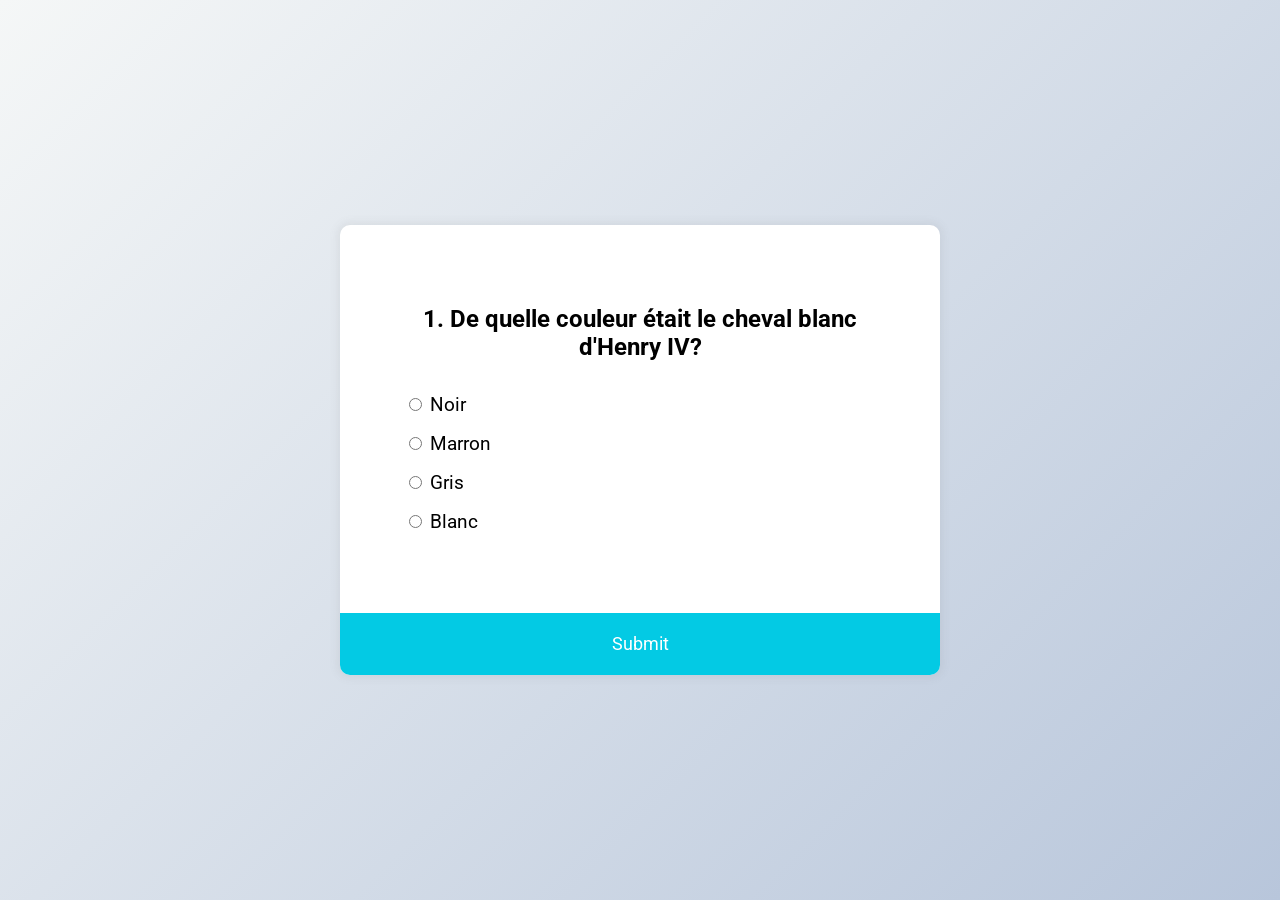
<file: Nurserie/index.html>
<!DOCTYPE html>
<html lang="en">

<head>
    <meta charset="UTF-8" />
    <meta http-equiv="X-UA-Compatible" content="IE=edge" />
    <meta name="viewport" content="width=device-width, initial-scale=1.0" />
    <link rel="stylesheet" href="style.css" />
    <link href="https://fonts.googleapis.com/css2?family=Roboto:wght@300&display=swap" rel="stylesheet"> 
    <title>Document</title>
</head>

<body>
    <div class="quiz-container" id="quiz">
        <div class="quiz-hearder">
            <h2 id="question">Question Text</h2>
            <ul>
                <li>
                    <input type="radio" name="answer" id="a" class="answer" />
                    <label for="a" id="a_text">Answer</label>
                </li>
                <li>
                    <input type="radio" name="answer" id="b" class="answer" />
                    <label for="b" id="b_text">Answer</label>
                </li>
                <li>
                    <input type="radio" name="answer" id="c" class="answer" />
                    <label for="c" id="c_text">Answer</label>
                </li>
                <li>
                    <input type="radio" name="answer" id="d" class="answer" />
                    <label for="d" id="d_text">Answer</label>
                </li>
            </ul>
        </div>
        <button id="submit">Submit</button>
    </div>


    <script src="script.js"></script>
</body>

</html>
</file>
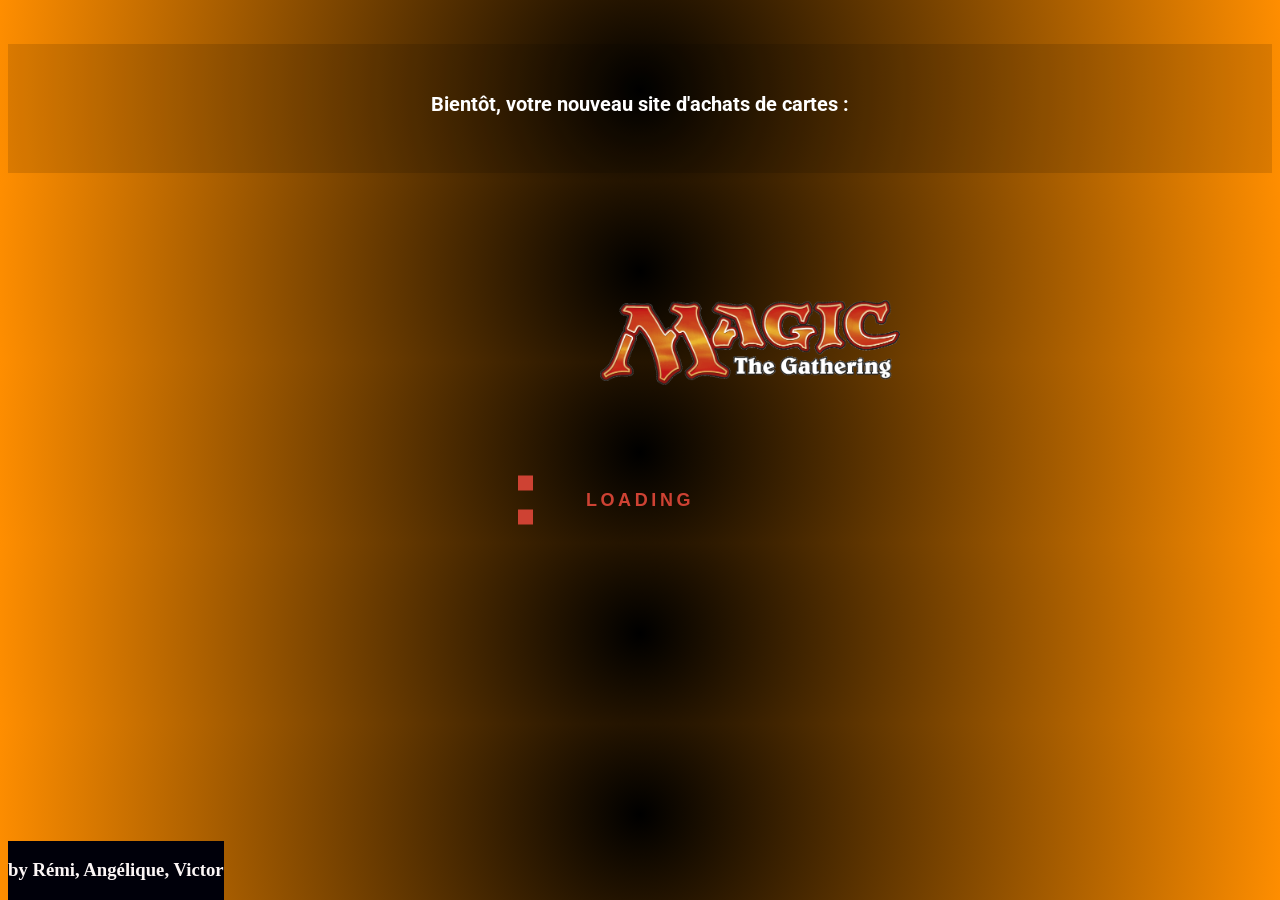
<file: Nurserie/VICTOR LE OUF/PROJET PERSO/index.html>
<!DOCTYPE html>
<html lang="fr">
  <head>
    <meta charset="UTF-8" />
    <meta http-equiv="X-UA-Compatible" content="IE=edge" />
    <meta name="viewport" content="width=device-width, initial-scale=1.0" />
    <title>Document</title>
    <link rel="stylesheet" href="style.css" />
    <link rel="preconnect" href="https://fonts.googleapis.com" />
    <link rel="preconnect" href="https://fonts.gstatic.com" crossorigin />
    <link
      href="https://fonts.googleapis.com/css2?family=Bebas+Neue&family=Changa+One&family=Roboto:wght@100;400&display=swap"
      rel="stylesheet"/>
  </head>

  <br /><br />
  <header>
    <h2>
      <br /><br />
      Bientôt, votre nouveau site d'achats de cartes :
    </h2>
    <br />
    <br />
    <br />
  </header>

  <body>
    <!--   <img class="fond1" src="Images/Ugin-the-spirit-dragon.webp" alt="ceci est le fond d'écran Ugin"/>-->
    <div class="cssload-loader">Loading</div>

    <div id="bloc1">
      <img class="fond2" src="Images/PikPng.com_mtg-png_3428032.png" />
    </div>

    <div id="target">
      <!--
           <img class="coeur" src="Images/—Pngtree—red heart beautiful png design_6049049 (1).png" width="100">

       -->
    </div>

    <footer>
      <h3>by Rémi, Angélique, Victor</h3>
    </footer>
  </body>
</html>
</file>
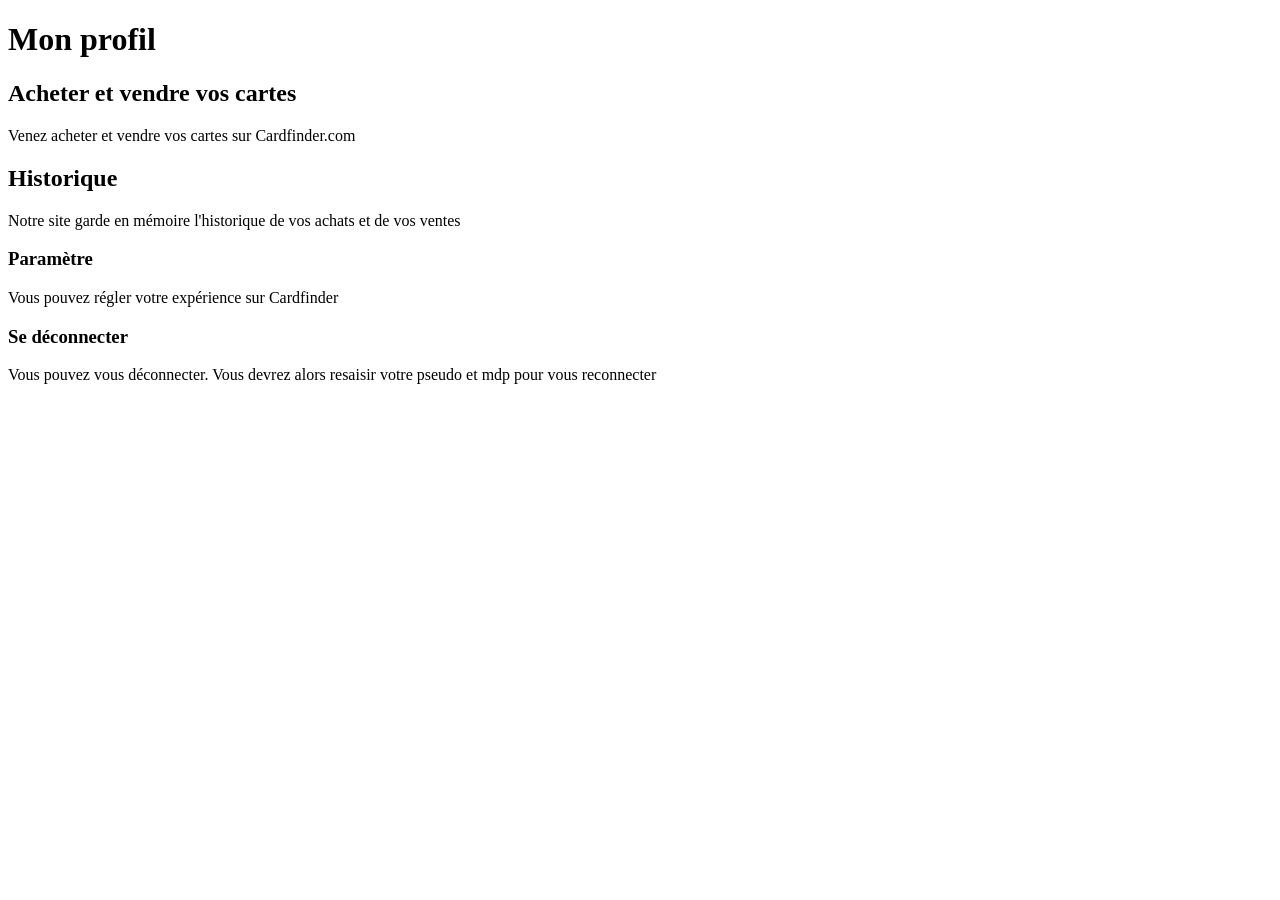
<file: Nurserie/Exemple Text HTML.html>
<!DOCTYPE html>
<html lang="fr">
<head>
    <meta charset="UTF-8">
    <meta http-equiv="X-UA-Compatible" content="IE=edge">
    <meta name="viewport" content="width=device-width, initial-scale=1.0">
    <title>cardfinder</title>
</head>
<body>
<h1>Mon profil</h1>
<h2>Acheter et vendre vos cartes</h2>
<p>Venez acheter et vendre vos cartes sur Cardfinder.com</p>
<h2>Historique</h2>
<p>Notre site garde en mémoire l'historique de vos achats et de vos ventes</p>
<h3>Paramètre</h3>
<p>Vous pouvez régler votre expérience sur Cardfinder</p>
<h3>Se déconnecter</h3>
<p>Vous pouvez vous déconnecter. Vous devrez alors resaisir votre pseudo et mdp pour vous reconnecter</p>    
</body>
</html>
</file>
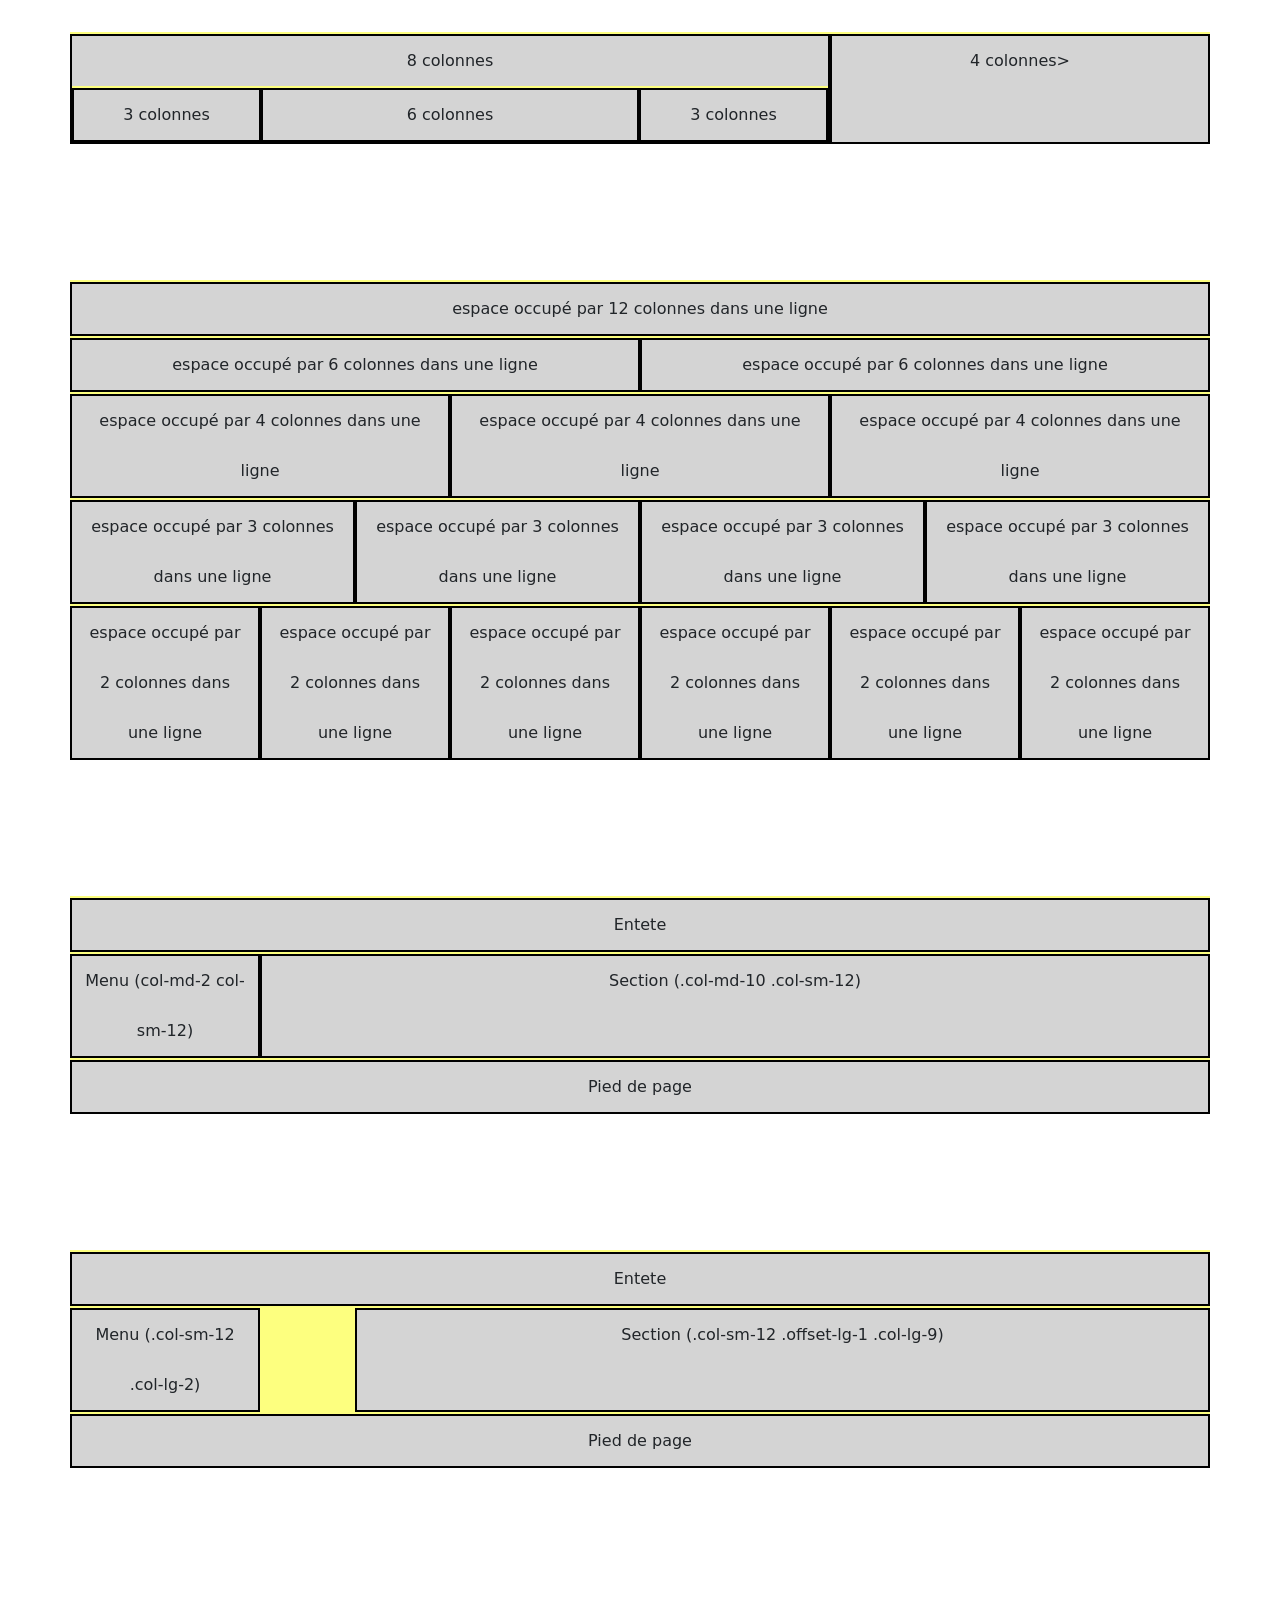
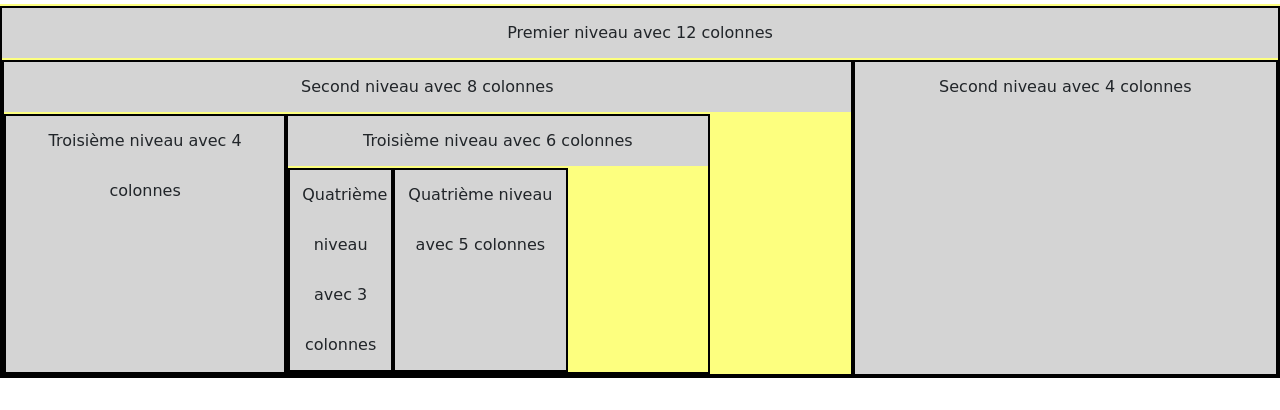
<file: Nurserie/exo bootstrap.html>
<!DOCTYPE html>
<html lang="en">
<head>
    <meta charset="UTF-8">
    <meta http-equiv="X-UA-Compatible" content="IE=edge">
    <meta name="viewport" content="width=device-width, initial-scale=1.0">
    <title>Document</title>
    <link href="https://cdn.jsdelivr.net/npm/bootstrap@5.3.0-alpha3/dist/css/bootstrap.min.css" rel="stylesheet" integrity="sha384-KK94CHFLLe+nY2dmCWGMq91rCGa5gtU4mk92HdvYe+M/SXH301p5ILy+dN9+nJOZ" crossorigin="anonymous">
    <link rel="stylesheet" href="style_bootstrap.css">
</head>
<body>

    <div class="container">
        <div class="row">
            <div class="col-8">8 colonnes
                <div class="row">
                    <div class="col-3">3 colonnes</div>
                    <div class="col-6">6 colonnes</div>
                    <div class="col-3">3 colonnes</div>
                </div>
            </div>
            <div class="col-4">4 colonnes></div>
        </div>
    </div>

    <br><br><br>

    <div class="container">
        <div class="row">
            <div class="col-12">espace occupé par 12 colonnes dans une ligne</div>
        </div>
        <div class="row">    
            <div class="col-6">espace occupé par 6 colonnes dans une ligne</div>
            <div class="col-6">espace occupé par 6 colonnes dans une ligne</div>
        </div>
        <div class="row">
            <div class="col-4">espace occupé par 4 colonnes dans une ligne</div>
            <div class="col-4">espace occupé par 4 colonnes dans une ligne</div>
            <div class="col-4">espace occupé par 4 colonnes dans une ligne</div>
        </div>
        <div class="row">
            <div class="col-3">espace occupé par 3 colonnes dans une ligne</div>
            <div class="col-3">espace occupé par 3 colonnes dans une ligne</div>
            <div class="col-3">espace occupé par 3 colonnes dans une ligne</div>
            <div class="col-3">espace occupé par 3 colonnes dans une ligne</div>
        </div>
        <div class="row">
            <div class="col-2">espace occupé par 2 colonnes dans une ligne</div>
            <div class="col-2">espace occupé par 2 colonnes dans une ligne</div>
            <div class="col-2">espace occupé par 2 colonnes dans une ligne</div>
            <div class="col-2">espace occupé par 2 colonnes dans une ligne</div>
            <div class="col-2">espace occupé par 2 colonnes dans une ligne</div>
            <div class="col-2">espace occupé par 2 colonnes dans une ligne</div>
        </div>
    </div>

    <br><br><br>

    <div class="container">
        <div class="row">
            <div class="col-12">Entete</div>
        </div>
        <div class="row">
            <div class="col-md-2 col-sm-12">Menu (col-md-2 col-sm-12)</div>
            <div class="col-md-10 col-sm-12">Section (.col-md-10 .col-sm-12)</div>
        </div>
        <div class="row">
            <div class="col-12">Pied de page</div>
        </div>
    </div>

    <br><br><br>

    <div class="container">
        <div class="row">
            <div class="col-12">Entete</div>
        </div>
        <div class="row">
            <div class="col-sm-12 col-lg-2">Menu (.col-sm-12 .col-lg-2)</div>
            <div class="col-sm-12 offset-lg-1 col-lg-9">Section (.col-sm-12 .offset-lg-1 .col-lg-9)</div>
        </div>
        <div class="row">
            <div class="col-12">Pied de page</div>
        </div>
    </div>

    <br><br><br>

    <div class="container-fluid">
        <div class="row">
            <div class="col-12">Premier niveau avec 12 colonnes
                <div class="row">
                    <div class="col-8">Second niveau avec 8 colonnes
                        <div class="row">
                            <div class="col-4">Troisième niveau avec 4 colonnes</div>
                            <div class="col-6">Troisième niveau avec 6 colonnes
                                <div class="row">
                                    <div class="col-3">Quatrième niveau avec 3 colonnes</div>
                                    <div class="col-5">Quatrième niveau avec 5 colonnes</div>
                                </div>
                            </div>        
                        </div>
                    </div>
                    <div class="col-4">Second niveau avec 4 colonnes</div>
                </div> 
            </div>
        </div>
        
    </div>


</body>


</html>
</file>
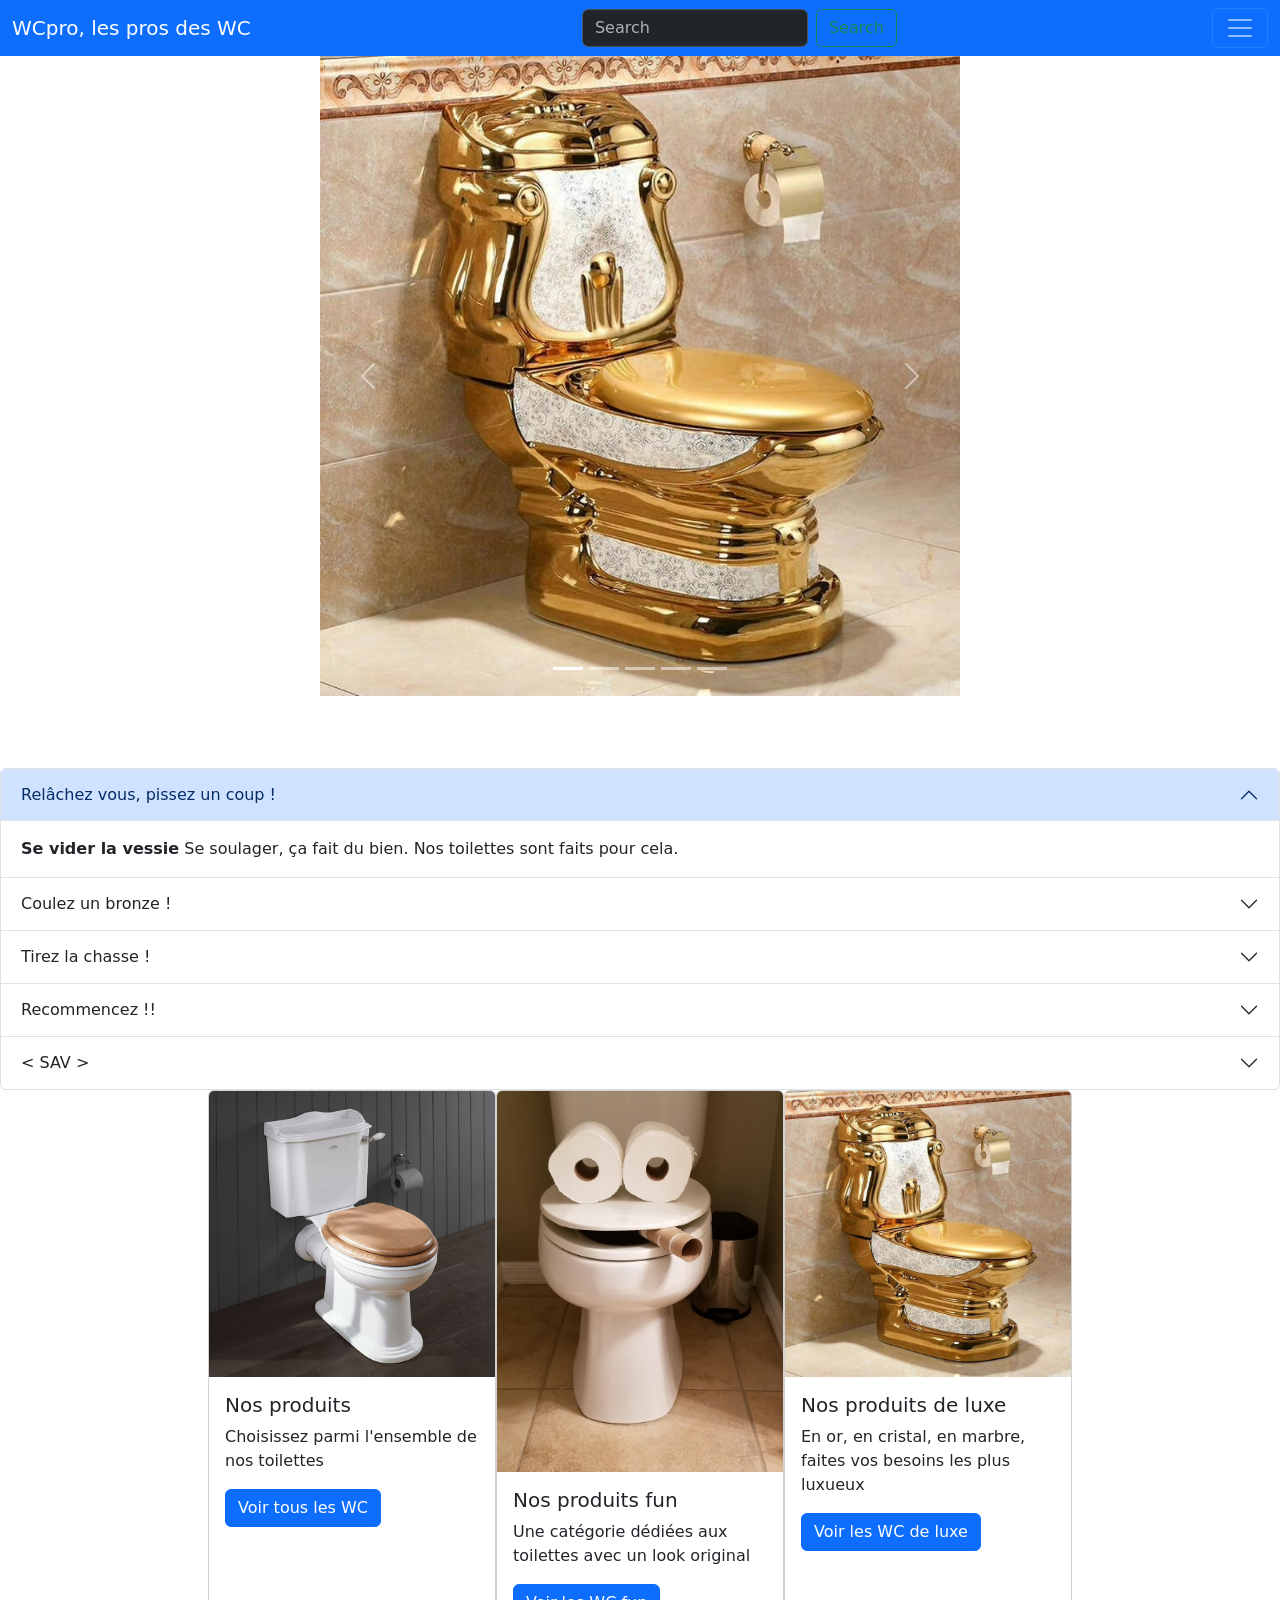
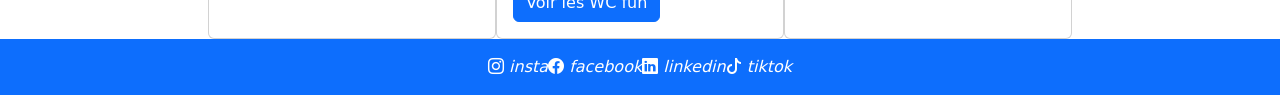
<file: Nurserie/exo_bootstrap2.html>
<!DOCTYPE html>
<html lang="en">
<head>
    <meta charset="UTF-8">
    <meta http-equiv="X-UA-Compatible" content="IE=edge">
    <meta name="viewport" content="width=device-width, initial-scale=1.0">
    <title>WCpro</title>
    <link href="https://cdn.jsdelivr.net/npm/bootstrap@5.3.0-alpha3/dist/css/bootstrap.min.css" rel="stylesheet" integrity="sha384-KK94CHFLLe+nY2dmCWGMq91rCGa5gtU4mk92HdvYe+M/SXH301p5ILy+dN9+nJOZ" crossorigin="anonymous">
    <link rel="stylesheet" href="https://cdn.jsdelivr.net/npm/bootstrap-icons@1.10.4/font/bootstrap-icons.css">

</head>
<body>
    <header>
        <nav class="navbar sticky-top bg-primary" data-bs-theme="dark">
            <div class="container-fluid">
                <a class="navbar-brand">WCpro, les pros des WC</a>                
                    <form class="d-flex" role="search">
                        <input class="form-control me-2" type="search" placeholder="Search" aria-label="Search">
                        <button class="btn btn-outline-success" type="submit">Search</button>
                    </form>
                <button class="navbar-toggler" type="button" data-bs-toggle="collapse" data-bs-target="#navbarNav" aria-controls="navbarNav" aria-expanded="false" aria-label="Toggle navigation">
                    <span class="navbar-toggler-icon"></span>
                </button>
            </div>
            <div class="collapse navbar-collapse" id="navbarNav">
                <ul class="navbar-nav">
                  <li class="nav-item">
                    <a class="nav-link active" aria-current="page" href="#">Home</a>
                  </li>
                  <li class="nav-item">
                    <a class="nav-link" href="#">Features</a>
                  </li>
                  <li class="nav-item">
                    <a class="nav-link" href="#">Pricing</a>
                  </li>
                  <li class="nav-item">
                    <a class="nav-link disabled">Disabled</a>
                  </li>
                </ul>
            </div>          
        </nav>
    </header>

    <div id="carouselExampleIndicators" class="carousel slide w-50 m-auto">
        <div class="carousel-indicators">
            <button type="button" data-bs-target="#carouselExampleIndicators" data-bs-slide-to="0" class="active" aria-current="true" aria-label="Slide 1"></button>
            <button type="button" data-bs-target="#carouselExampleIndicators" data-bs-slide-to="1" aria-label="Slide 2"></button>
            <button type="button" data-bs-target="#carouselExampleIndicators" data-bs-slide-to="2" aria-label="Slide 3"></button>
            <button type="button" data-bs-target="#carouselExampleIndicators" data-bs-slide-to="3" aria-label="Slide 4"></button>
            <button type="button" data-bs-target="#carouselExampleIndicators" data-bs-slide-to="4" aria-label="Slide 5"></button>
        </div>
        <div class="carousel-inner">
            <div class="carousel-item">
            <img src="toilet1.jpg" class="d-block w-100" alt="t1">
            </div>
            <div class="carousel-item">
            <img src="toilet2.jpg" class="d-block w-100" alt="t2">
            </div>
            <div class="carousel-item active">
            <img src="toilet3.webp" class="d-block w-100" alt="t3">
            </div>
            <div class="carousel-item">
            <img src="toilet4.jpg" class="d-block w-100" alt="t4">
            </div>
            <div class="carousel-item">
            <img src="toilet5.jpg" class="d-block w-100" alt="t5">
            </div>
        </div>
        <button class="carousel-control-prev" type="button" data-bs-target="#carouselExampleIndicators" data-bs-slide="prev">
            <span class="carousel-control-prev-icon" aria-hidden="true"></span>
            <span class="visually-hidden">précédent</span>
        </button>
        <button class="carousel-control-next" type="button" data-bs-target="#carouselExampleIndicators" data-bs-slide="next">
            <span class="carousel-control-next-icon" aria-hidden="true"></span>
            <span class="visually-hidden">suivant</span>
        </button>
    </div>

    <br><br><br>

    <div class="accordion" id="accordionExample">
        <div class="accordion-item">
          <h2 class="accordion-header">
            <button class="accordion-button" type="button" data-bs-toggle="collapse" data-bs-target="#collapseOne" aria-expanded="true" aria-controls="collapseOne">
              Relâchez vous, pissez un coup !
            </button>
          </h2>
          <div id="collapseOne" class="accordion-collapse collapse show" data-bs-parent="#accordionExample">
            <div class="accordion-body">
              <strong>Se vider la vessie</strong> Se soulager, ça fait du bien. Nos toilettes sont faits pour cela. 
            </div>
          </div>
        </div>
        <div class="accordion-item">
          <h2 class="accordion-header">
            <button class="accordion-button collapsed" type="button" data-bs-toggle="collapse" data-bs-target="#collapseTwo" aria-expanded="false" aria-controls="collapseTwo">
              Coulez un bronze !
            </button>
          </h2>
          <div id="collapseTwo" class="accordion-collapse collapse" data-bs-parent="#accordionExample">
            <div class="accordion-body">
              <strong>Poser une pêche</strong> Indiennne, mexicaine, nos toilettes supportent toutes les cuisines.
            </div>
          </div>
        </div>
        <div class="accordion-item">
          <h2 class="accordion-header">
            <button class="accordion-button collapsed" type="button" data-bs-toggle="collapse" data-bs-target="#collapseThree" aria-expanded="false" aria-controls="collapseThree">
              Tirez la chasse !
            </button>
          </h2>
          <div id="collapseThree" class="accordion-collapse collapse" data-bs-parent="#accordionExample">
            <div class="accordion-body">
              <strong>Pensez aux mauvaises odeurs</strong> Nos toilettes disposent de deux boutons poussoires : l'un pour les petites et l'autres pour les grosses commissions.
            </div>
          </div>
        </div>
        <div class="accordion-item">
            <h2 class="accordion-header">
              <button class="accordion-button collapsed" type="button" data-bs-toggle="collapse" data-bs-target="#collapseFour" aria-expanded="false" aria-controls="collapseFour">
                Recommencez !!
              </button>
            </h2>
            <div id="collapseFour" class="accordion-collapse collapse" data-bs-parent="#accordionExample">
              <div class="accordion-body">
                <strong>A l'infini !</strong> Mangez, buvez, revenez.
              </div>
            </div>
          </div>
          <div class="accordion-item">
            <h2 class="accordion-header">
              <button class="accordion-button collapsed" type="button" data-bs-toggle="collapse" data-bs-target="#collapseFive" aria-expanded="false" aria-controls="collapseFive">
                < SAV >
              </button>
            </h2>
            <div id="collapseFive" class="accordion-collapse collapse" data-bs-parent="#accordionExample">
              <div class="accordion-body">
                <strong>DISCLAIMER :</strong>Nous déclinons toute responsabilité en cas de disfonctionnement suite aux commissions manifestement démesurées de la part de l'utilisateur pouvants entraîner le bouchage ou l'explosion de nos produits. 
              </div>
            </div>
          </div>
    </div>

    <div class="d-flex justify-content-center">
        <div class="card" style="width: 18rem;">
            <img src="toilet2.jpg" class="card-img-top" alt="card1">
            <div class="card-body">
            <h5 class="card-title">Nos produits</h5>
            <p class="card-text">Choisissez parmi l'ensemble de nos toilettes</p>
            <a href="#" class="btn btn-primary">Voir tous les WC</a>
            </div>
        </div>
        <div class="card" style="width: 18rem;">
            <img src="toilet4.jpg" class="card-img-top" alt=card2">
            <div class="card-body">
            <h5 class="card-title">Nos produits fun</h5>
            <p class="card-text">Une catégorie dédiées aux toilettes avec un look original</p>
            <a href="#" class="btn btn-primary">Voir les WC fun</a>
            </div>
        </div>
        <div class="card" style="width: 18rem;">
            <img src="toilet3.webp" class="card-img-top" alt="card3">
            <div class="card-body">
            <h5 class="card-title">Nos produits de luxe</h5>
            <p class="card-text">En or, en cristal, en marbre, faites vos besoins les plus luxueux</p>
            <a href="#" class="btn btn-primary">Voir les WC de luxe</a>
            </div>
        </div>
    </div>
    
    <footer>
        <div class="p-3 mb-2 bg-primary text-white">
            <div class="d-flex justify-content-center">
                <i class="bi bi-instagram"> insta   </i>   
                <i class="bi bi-facebook"> facebook   </i>
                <i class="bi bi-linkedin"> linkedin   </i>
                <i class="bi bi-tiktok"> tiktok</i>
            </div>
        </div>
    </footer>
    <script src="https://cdn.jsdelivr.net/npm/bootstrap@5.3.0-alpha3/dist/js/bootstrap.min.js" integrity="sha384-Y4oOpwW3duJdCWv5ly8SCFYWqFDsfob/3GkgExXKV4idmbt98QcxXYs9UoXAB7BZ" crossorigin="anonymous"></script>
</body>
</html>
</file>
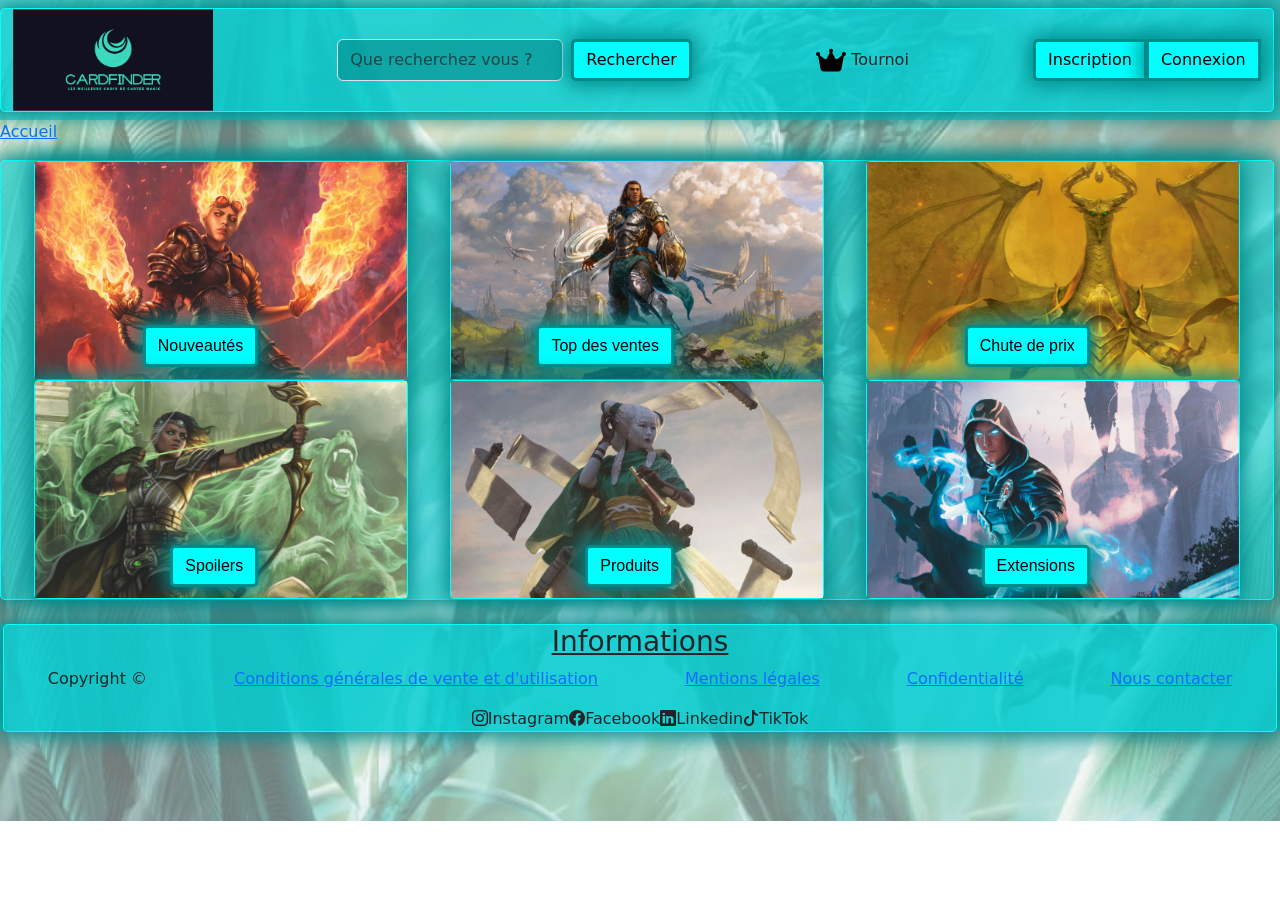
<file: Nurserie/Cardfinder/accueil.html>
<!DOCTYPE html>
<html lang="fr">
  <head>
    <meta charset="UTF-8" />
    <meta http-equiv="X-UA-Compatible" content="IE=edge" />
    <meta name="viewport" content="width=device-width, initial-scale=1.0" />
    <title>Cardfinder/Accueil</title>
    <link
      href="https://cdn.jsdelivr.net/npm/bootstrap@5.3.0-alpha3/dist/css/bootstrap.min.css"
      rel="stylesheet"
      integrity="sha384-KK94CHFLLe+nY2dmCWGMq91rCGa5gtU4mk92HdvYe+M/SXH301p5ILy+dN9+nJOZ"
      crossorigin="anonymous"
    />
    <link
      rel="stylesheet"
      href="https://cdn.jsdelivr.net/npm/bootstrap-icons@1.10.4/font/bootstrap-icons.css"
    />
    <link rel="stylesheet" href="styleAccueil.css" />
    <link rel="shortcut icon" href="images/logo_cardfinder.jpg" />
  </head>

  <body>
    <header class="sticky-top">
      <nav
        class="navbar navbar-expand-lg"
        style="background-color: rgba(0, 206, 209, 0.59)"
      >
        <div class="container-fluid">
          <a id="logo" href="accueil.html"
            ><img src="images/logo_cardfinder.jpg" alt="logo" width="200"
          /></a>
          <form class="d-flex" role="search">
            <input
              class="form-control me-2"
              id="search"
              type="search"
              placeholder="Que recherchez vous ?"
              aria-label="Search"
              style="background-color: rgba(0, 139, 139, 0.59)"
            />
            <a href="search.html">
            <button type="button" class="btn btn-info">
              Rechercher
            </button>
          </a>
          </form>
          <a class="nav-link text-dark" href="tournoi.html">
            <img src="images/crown-solid.svg" alt="message" width="30px">
            Tournoi
        </a>
          </a>
          <button
            class="navbar-toggler"
            type="button"
            data-bs-toggle="collapse"
            data-bs-target="#navbarNav"
            aria-controls="navbarNav"
            aria-expanded="false"
            aria-label="Toggle navigation"
          >
            <span class="navbar-toggler-icon"></span>
          </button>
          <div class="btn-group dropstart">
            <button type="button" class="btn btn-info" data-bs-toggle="dropdown" aria-expanded="false" data-bs-auto-close="outside">
                Inscription
            </button>
            <form class="dropdown-menu px-5 border-dark" method="get"action="./inscription.html" style="background-color: rgba(0, 206, 209, 0.59)">
                <div class="form-floating mb-2" style="width: 200px">
                    <input type="text" class="form-control" id="login">
                    <label for="login">Login :</label>
                </div>
                <div class="form-floating mb-2" style="width: 200px">
                    <input type="email" class="form-control" id="mail" >
                    <label for="login">e-mail :</label>
                </div>
                <div class="form-floating mb-2" style="width: 200px">
                    <input type="password" class="form-control" id="mdp">
                    <label for="mdp">Mot de passe :</label>
                </div>
                <div class="mb-3">
                    <div class="form-check">
                        <input type="radio" value="ChuckNorris" name="genre">
                        <label for="ChuckNorris">homme</label> <br>
                        <input type="radio" value="ChuckNorris" name="genre">
                        <label for="ChuckNorris">femme</label>
                    </div>
                </div>
                <button type="submit" class="btn btn-info" data-bs-toggle="dropdown" aria-expanded="false" data-bs-auto-close="outside">Inscription</button>
                <button type="reset" class="btn btn-info" data-bs-toggle="dropdown" aria-expanded="false" data-bs-auto-close="outside" value="reset">reset</button>
            </form>
            <!-- bouton connexion -->
            <button type="button" class="btn btn-info"  data-bs-toggle="dropdown" aria-expanded="false" data-bs-auto-close="outside">
                Connexion
            </button>
            <form class="dropdown-menu px-5 border-dark" style="background-color: rgba(0, 206, 209, 0.59)" method="get"action="./accueilconnecte.html">
                <div class="form-floating mb-3" style="width: 200px">
                    <input type="text" class="form-control" id="floatingLogin" placeholder="Chuck Norris">
                    <label for="floatingLogin">Login</label>
                  </div>
                  <div class="form-floating">
                    <input type="password" class="form-control" id="floatingPassword" placeholder="Password">
                    <label for="floatingPassword">Password</label>
                  </div>
                pas encore membre?<a href="#inscription">inscription</a>
                <div class="mb-3">
                    <div class="form-check">
                        <input type="checkbox" class="form-check-input" id="dropdownCheck2">
                        <label class="form-check-label" for="dropdownCheck2">
                            Se souvenir de moi
                        </label>
                    </div>
                </div>
                <button type="submit" class="btn btn-info" data-bs-toggle="dropdown" aria-expanded="false" data-bs-auto-close="outside">Connexion</button>
                <button type="reset" class="btn btn-info" data-bs-toggle="dropdown" aria-expanded="false" data-bs-auto-close="outside" value="reset">reset</button>
            </form>
        </div> 
        </div>                  
    </div>
    </nav>
    </header>
    <nav style="--bs-breadcrumb-divider: url(&#34;data:image/svg+xml,%3Csvg xmlns='http://www.w3.org/2000/svg' width='8' height='8'%3E%3Cpath d='M2.5 0L1 1.5 3.5 4 1 6.5 2.5 8l4-4-4-4z' fill='%236c757d'/%3E%3C/svg%3E&#34;);" aria-label="breadcrumb">
      <ol class="breadcrumb">
        <li class="breadcrumb-item" style="color: whitesmoke;"><a href="accueil.html">Accueil</a></li>
      </ol>
  </nav>
    <div class="container-fluid">
      <div
        id="carouselExampleSlidesOnly"
        class="carousel slide"
        data-bs-ride="carousel"
      >
        <div class="carousel-text">
          <h2>
            <button type="button" class="btn btn-info">
              <a href="nouveautes.html"></a>Nouveautés
            </button>
          </h2>
        </div>
        <div class="carousel-inner">
          <div class="carousel-item active">
            <a href="nouveautes.html">
              <img
                src="images/redchandra.jpg"
                class="d-flex w-100"
                width="245"
                alt="news"
              />
            </a>
          </div>
          <div class="carousel-item">
            <a href="nouveautes.html">
              <img
                src="images/redtibalt.jpg"
                class="d-flex w-100"
                width="245"
                alt="news"
              />
            </a>
          </div>
          <div class="carousel-item">
            <a href="nouveautes.html">
              <img
                src="images/redsarkhan.jpg"
                class="d-flex w-100"
                width="245"
                alt="news"
              />
            </a>
          </div>
        </div>
      </div>

      <div
        id="carouselExampleSlidesOnly"
        class="carousel slide"
        data-bs-ride="carousel"
      >
        <div class="carousel-inner">
          <div class="carousel-text">
            <h2>
              <button type="button" class="btn btn-info">
                <a href="sells.html"></a>Top des ventes
              </button>
            </h2>
          </div>
          <div class="carousel-item active">
            <a href="sells.html">
              <img
                src="images/bluegideon.jpg"
                class="d-flex w-100"
                width="245"
                alt="sells"
              />
            </a>
          </div>
          <div class="carousel-item">
            <a href="sells.html">
              <img
                src="images/bluenahiri.jpg"
                class="d-flex w-100"
                width="245"
                alt="sells"
              />
            </a>
          </div>
          <div class="carousel-item">
            <a href="sells.html">
              <img
                src="images/blueteferi.jpg"
                class="d-flex w-100"
                width="245"
                alt="sells"
              />
            </a>
          </div>
        </div>
      </div>

      <div
        id="carouselExampleSlidesOnly"
        class="carousel slide"
        data-bs-ride="carousel"
      >
        <div class="carousel-inner">
          <div class="carousel-text">
            <h2>
              <button type="button" class="btn btn-info">
                <a href="lowPrice.html"></a>Chute de prix
              </button>
            </h2>
          </div>
          <div class="carousel-item active">
            <a href="lowPrice.html">
              <img
                src="images/yellowNicolBolas.avif"
                class="d-flex w-100"
                width="245"
                alt="lowPrice"
              />
            </a>
          </div>
          <div class="carousel-item">
            <a href="lowPrice.html">
              <img
                src="images/yellowtiger.jpg"
                class="d-flex w-100"
                width="245"
                alt="lowPrice"
              />
            </a>
          </div>
          <div class="carousel-item">
            <a href="lowPrice.html">
              <img
                src="images/yellowkarn.jpg"
                class="d-flex w-100"
                width="245"
                alt="lowPrice"
              />
            </a>
          </div>
        </div>
      </div>

      <div
        id="carouselExampleSlidesOnly"
        class="carousel slide"
        data-bs-ride="carousel"
      >
        <div class="carousel-inner">
          <div class="carousel-text">
            <h2>
              <button type="button" class="btn btn-info">
                <a href="spoilers.html"></a>Spoilers
              </button>
            </h2>
          </div>
          <div class="carousel-item active">
            <a href="spoilers.html">
              <img
                src="images/greenvivienreid.jpg"
                class="d-flex w-100"
                alt="..."
              />
            </a>
          </div>
          <div class="carousel-item">
            <a href="spoilers.html">
              <img
                src="images/greenkiora.webp"
                class="d-flex w-100"
                alt="..."
              />
            </a>
          </div>
          <div class="carousel-item">
            <a href="spoilers.html">
              <img
                src="images/greenfravnica.jpg"
                class="d-flex w-100"
                alt="..."
              />
            </a>
          </div>
        </div>
      </div>

      <div
        id="carouselExampleSlidesOnly"
        class="carousel slide"
        data-bs-ride="carousel"
      >
        <div class="carousel-inner">
          <div class="carousel-text">
            <h2>
              <button type="button" class="btn btn-info">
                <a href="products.html"></a>Produits
              </button>
            </h2>
          </div>
          <div class="carousel-item active">
            <a href="products.html">
              <img
                src="images/greytamiyo.jpg"
                class="d-flex w-100"
                width="245"
                alt="products"
              />
            </a>
          </div>
          <div class="carousel-item">
            <a href="products.html">
              <img
                src="images/greyArahbo.webp"
                class="d-flex w-100"
                width="245"
                alt="products"
              />
            </a>
          </div>
          <div class="carousel-item">
            <a href="products.html">
              <img
                src="images/greythewanderer.jpg"
                class="d-flex w-100"
                width="245"
                alt="products"
              />
            </a>
          </div>
        </div>
      </div>

      <div
        id="carouselExampleSlidesOnly"
        class="carousel slide"
        data-bs-ride="carousel"
      >
        <div class="carousel-inner">
          <div class="carousel-text">
            <h2>
              <button type="button" class="btn btn-info">
                <a href="extensions.html"></a>Extensions
              </button>
            </h2>
          </div>
          <div class="carousel-item active">
            <a href="extensions.html">
              <img
                src="images/bluejace.jpg"
                class="d-flex w-100"
                width="245"
                alt="extensions"
              />
            </a>
          </div>
          <div class="carousel-item">
            <a href="extensions.html">
              <img
                src="images/bluetezzeret.jpg"
                class="d-flex w-100"
                width="245"
                alt="extensions"
              />
            </a>
          </div>
          <div class="carousel-item">
            <a href="extensions.html">
              <img
                src="images/bluenarset.jpg"
                class="d-flex w-100"
                width="245"
                alt="extensions"
              />
            </a>
          </div>
        </div>
      </div>
    </div>

    <br />

    <footer class="text-dark" style="background-color: rgba(0, 206, 209, 0.59)">
      <div class="container-fluid-footer">
        <div class="d-flex justify-content-center">
          <h3 id="informations"><u>Informations</u></h3>
        </div>
        <div class="d-flex justify-content-around">
          <p class="copyright">Copyright &copy;</p>
          <a class="CGV-U" href="CGV-U.html"
            >Conditions générales de vente et d'utilisation</a
          >
          <a class="legal" href="who_are_we.html">Mentions légales</a>
          <a class="Confidentialité" href="confidentialité.html"
            >Confidentialité</a
          >
          <a class="contact_us" href="contact_us.html">Nous contacter</a>
        </div>
        <div class="d-flex justify-content-center">
          <i class="bi bi-instagram"></i> Instagram
          <i class="bi bi-facebook"></i> Facebook
          <i class="bi bi-linkedin"></i> Linkedin
          <i class="bi bi-tiktok"></i> TikTok
        </div>
      </div>
    </footer>
    <script src="https://cdn.jsdelivr.net/npm/bootstrap@5.3.0-alpha3/dist/js/bootstrap.bundle.min.js" integrity="sha384-ENjdO4Dr2bkBIFxQpeoTz1HIcje39Wm4jDKdf19U8gI4ddQ3GYNS7NTKfAdVQSZe" crossorigin="anonymous"></script>
  </body>
</html>
</file>
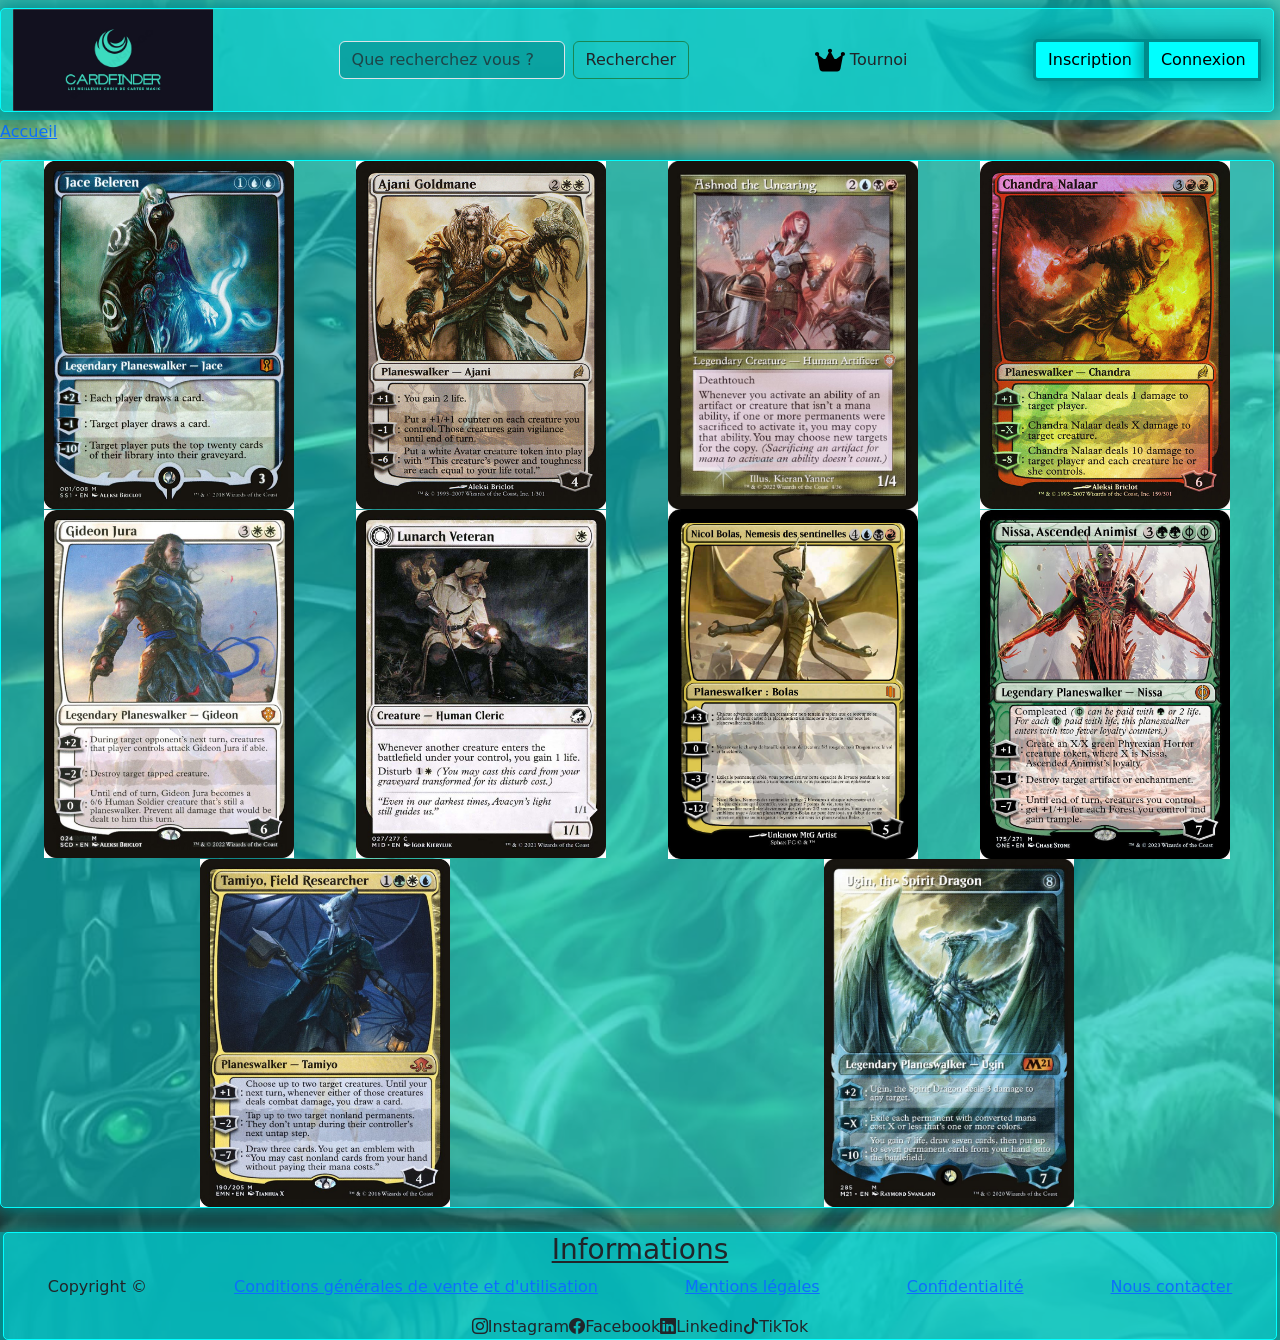
<file: Nurserie/Cardfinder/nouveautes.html>
<!DOCTYPE html>
<html lang="fr">
  <head>
    <meta charset="UTF-8" />
    <meta http-equiv="X-UA-Compatible" content="IE=edge" />
    <meta name="viewport" content="width=device-width, initial-scale=1.0" />
    <title>Cardfinder/Nouveautés</title>
    <link
      href="https://cdn.jsdelivr.net/npm/bootstrap@5.3.0-alpha3/dist/css/bootstrap.min.css"
      rel="stylesheet"
      integrity="sha384-KK94CHFLLe+nY2dmCWGMq91rCGa5gtU4mk92HdvYe+M/SXH301p5ILy+dN9+nJOZ"
      crossorigin="anonymous"
    />
    <link
      rel="stylesheet"
      href="https://cdn.jsdelivr.net/npm/bootstrap-icons@1.10.4/font/bootstrap-icons.css"
    />
    <link rel="stylesheet" href="styleNouveautes.css" />
    <link rel="shortcut icon" href="images/logo_cardfinder.jpg" />
  </head>

  <body>
    <header class="sticky-top">
      <nav
        class="navbar navbar-expand-lg"
        style="background-color: rgba(0, 206, 209, 0.59)"
      >
        <div class="container-fluid">
          <a id="logo" href="accueil.html"
            ><img src="images/logo_cardfinder.jpg" alt="logo" width="200"
          /></a>
          <form class="d-flex" role="search">
            <input
              class="form-control me-2"
              id="search"
              type="search"
              placeholder="Que recherchez vous ?"
              aria-label="Search"
              style="background-color: rgba(0, 139, 139, 0.59)"
            />
            <a href="search.html">
            <button class="btn btn-outline-success text-dark" type="button">
              Rechercher
            </button>
          </a>
          </form>
          <a class="nav-link text-dark" href="tournoi.html">
            <img src="images/crown-solid.svg" alt="message" width="30px">
            Tournoi
        </a>
          <button
            class="navbar-toggler"
            type="button"
            data-bs-toggle="collapse"
            data-bs-target="#navbarNav"
            aria-controls="navbarNav"
            aria-expanded="false"
            aria-label="Toggle navigation"
          >
            <span class="navbar-toggler-icon"></span>
          </button>
          <div class="btn-group dropstart">
            <button type="button" class="btn btn-info" data-bs-toggle="dropdown" aria-expanded="false" data-bs-auto-close="outside">
                Inscription
            </button>
            <form class="dropdown-menu px-5 border-dark" method="get"action="./inscription.html" style="background-color: rgba(0, 206, 209, 0.59)">
                <div class="form-floating mb-2" style="width: 200px">
                    <input type="text" class="form-control" id="login">
                    <label for="login">Login :</label>
                </div>
                <div class="form-floating mb-2" style="width: 200px">
                    <input type="email" class="form-control" id="mail" >
                    <label for="login">e-mail :</label>
                </div>
                <div class="form-floating mb-2" style="width: 200px">
                    <input type="password" class="form-control" id="mdp">
                    <label for="mdp">Mot de passe :</label>
                </div>
                <div class="mb-3">
                    <div class="form-check">
                        <input type="radio" value="ChuckNorris" name="genre">
                        <label for="ChuckNorris">homme</label> <br>
                        <input type="radio" value="ChuckNorris" name="genre">
                        <label for="ChuckNorris">femme</label>
                    </div>
                </div>
                <button type="submit" class="btn btn-info" data-bs-toggle="dropdown" aria-expanded="false" data-bs-auto-close="outside">Inscription</button>
                <button type="reset" class="btn btn-info" data-bs-toggle="dropdown" aria-expanded="false" data-bs-auto-close="outside" value="reset">reset</button>
            </form>
            <!-- bouton connexion -->
            <button type="button" class="btn btn-info"  data-bs-toggle="dropdown" aria-expanded="false" data-bs-auto-close="outside">
                Connexion
            </button>
            <form class="dropdown-menu px-5 border-dark" style="background-color: rgba(0, 206, 209, 0.59)" method="get"action="./accueilconnecte.html">
                <div class="form-floating mb-3" style="width: 200px">
                    <input type="text" class="form-control" id="floatingLogin" placeholder="Chuck Norris">
                    <label for="floatingLogin">Login</label>
                  </div>
                  <div class="form-floating">
                    <input type="password" class="form-control" id="floatingPassword" placeholder="Password">
                    <label for="floatingPassword">Password</label>
                  </div>
                pas encore membre?<a href="#inscription">inscription</a>
                <div class="mb-3">
                    <div class="form-check">
                        <input type="checkbox" class="form-check-input" id="dropdownCheck2">
                        <label class="form-check-label" for="dropdownCheck2">
                            Se souvenir de moi
                        </label>
                    </div>
                </div>
                <button type="submit" class="btn btn-info" data-bs-toggle="dropdown" aria-expanded="false" data-bs-auto-close="outside">Connexion</button>
                <button type="reset" class="btn btn-info" data-bs-toggle="dropdown" aria-expanded="false" data-bs-auto-close="outside" value="reset">reset</button>
            </form>
        </div> 
        </div>                  
    </div>
    </nav>
    </header>
    <nav style="--bs-breadcrumb-divider: url(&#34;data:image/svg+xml,%3Csvg xmlns='http://www.w3.org/2000/svg' width='8' height='8'%3E%3Cpath d='M2.5 0L1 1.5 3.5 4 1 6.5 2.5 8l4-4-4-4z' fill='%236c757d'/%3E%3C/svg%3E&#34;);" aria-label="breadcrumb">
      <ol class="breadcrumb">
        <li class="breadcrumb-item"><a href="accueil.html">Accueil</a></li>
      </ol>
  </nav>
    <div class="container-fluid">
        <a href="singlecardpage.html">
            <img src="images/jace_carte.jpg" alt="" width="250"  w>
        </a>
        <a href="singlecardpage.html">
            <img src="images/ajani_carte.jpg" alt="" width="250" >
        </a>
        <a href="singlecardpage.html">
            <img src="images/ashnod_carte.jpg" alt="" width="250" >
        </a>
        <a href="singlecardpage.html">
            <img src="images/chandra_carte.jpg" alt="" width="250" >
        </a>
        <a href="singlecardpage.html">
            <img src="images/gideonJura__carte.jpg" alt="" width="250" >
        </a>
        <a href="singlecardpage.html">
            <img src="images/Lunarch_veteran.jpg" alt="" width="250" >
        </a>
        <a href="singlecardpage.html">
            <img src="images/Nicol_carte.jpg" alt="" width="250" >
        </a>
        <a href="singlecardpage.html">
            <img src="images/Nissa_carte.jpg" alt="" width="250" >
        </a>
        <a href="singlecardpage.html">
            <img src="images/Tamiyo_carte.jpg" alt="" width="250" >
        </a>
        <a href="singlecardpage.html">
            <img src="images/Ugin_carte.jpg" alt="" width="250" >
        </a>
    </div>
 

    <br />

    <footer class="text-dark" style="background-color: rgba(0, 206, 209, 0.59)">
      <div class="container-fluid-footer">
        <div class="d-flex justify-content-center">
          <h3 id="informations"><u>Informations</u></h3>
        </div>
        <div class="d-flex justify-content-around">
          <p class="copyright">Copyright &copy;</p>
          <a class="CGV-U" href="CGV-U.html"
            >Conditions générales de vente et d'utilisation</a
          >
          <a class="legal" href="who_are_we.html">Mentions légales</a>
          <a class="Confidentialité" href="confidentialité.html"
            >Confidentialité</a
          >
          <a class="contact_us" href="contact_us.html">Nous contacter</a>
        </div>
        <div class="d-flex justify-content-center">
          <i class="bi bi-instagram"></i> Instagram
          <i class="bi bi-facebook"></i> Facebook
          <i class="bi bi-linkedin"></i> Linkedin
          <i class="bi bi-tiktok"></i> TikTok
        </div>
      </div>
    </footer>
    <script src="https://cdn.jsdelivr.net/npm/bootstrap@5.3.0-alpha3/dist/js/bootstrap.bundle.min.js" integrity="sha384-ENjdO4Dr2bkBIFxQpeoTz1HIcje39Wm4jDKdf19U8gI4ddQ3GYNS7NTKfAdVQSZe" crossorigin="anonymous"></script>
  </body>
</html>
</file>
<file: Nurserie/style.css>
*{
    box-sizing: border-box;
}

body{
    background-color: #b8c6db;
    background-image: linear-gradient(315deg,#b8c6db 0%, #f5f7f7 100%);
    font-family: 'Roboto', sans-serif;
    display: flex;
    align-items: center;
    justify-content: center;
    height: 100vh;
    overflow: hidden;
    margin: 0;
}

.quiz-container{
    background-color: #fff;
    border-radius: 10px;
    box-shadow: 0 0 10px 2px rgba(100, 100, 100, 0.1);
    width: 600px;
    overflow: hidden;
}

.quiz-hearder{
    padding: 4rem;
}

h2{
    padding: 1rem;
    text-align: center;
    margin: 0;
}

ul{
    list-style-type: none;
    padding: 0;
}

ul li {
    font-size: 1.2rem;
    margin: 1rem 0;
}

ul li label{
    cursor: pointer;
}

button{
    background-color: #03cae4;
    color: #fff;
    border: none;
    display: block;
    width: 100%;
    cursor: pointer;
    font-size: 1.1rem;
    font-family: inherit;
    padding: 1.3rem;
}

button:hover{
    background-color: #04adc4;
}
button:focus{
    outline: none;
    background-color: #44b927;
}
</file>
<file: Nurserie/VICTOR LE OUF/PROJET PERSO/style.css>
body {
    background: rgb(0,0,0);
background: radial-gradient(circle, rgba(0,0,0,1) 0%, rgba(255,142,0,1) 100%);
    
}

header {
background-color: rgba(0, 0, 0, 0.129);
text-align: center;
    font-family: 'Bebas Neue', cursive;
    font-family: 'Changa One', cursive;
    font-family: 'Roboto', sans-serif; ;
    

}





h2 {color: white;
    margin: auto;
    text-align: center;
    font-size: 20px;
    
    
    
}

h3 {text-align:center;
    color:rgb(252, 246, 246)



}

#bloc1 {width: 500px;
	position: absolute;
	
    
	margin: auto;
  
    
	left: 500px;
    Top: 300px;
    z-index: 1;


}

.cssload-loader {
	width: 244px;
	height: 49px;
	line-height: 49px;
	text-align: center;
	position: absolute;
	left: 50%;
    Top: 500px;
	transform: translate(-50%, -50%);
		-o-transform: translate(-50%, -50%);
		-ms-transform: translate(-50%, -50%);
		-webkit-transform: translate(-50%, -50%);
		-moz-transform: translate(-50%, -50%);
	font-family: helvetica, arial, sans-serif;
	text-transform: uppercase;
	font-weight: 900;
	font-size:18px;
	color: rgb(206,66,51);
	letter-spacing: 0.2em;
}
.cssload-loader::before, .cssload-loader::after {
	content: "";
	display: block;
	width: 15px;
	height: 15px;
	background: rgb(206,66,51);
	position: absolute;
	animation: cssload-load 0.81s infinite alternate ease-in-out;
		-o-animation: cssload-load 0.81s infinite alternate ease-in-out;
		-ms-animation: cssload-load 0.81s infinite alternate ease-in-out;
		-webkit-animation: cssload-load 0.81s infinite alternate ease-in-out;
		-moz-animation: cssload-load 0.81s infinite alternate ease-in-out;
}
.cssload-loader::before {
	top: 0;
 
}
.cssload-loader::after {
	bottom: 0;
  
}



@keyframes cssload-load {
	0% {
		left: 0;
		height: 29px;
		width: 15px;
	}
	50% {
		height: 8px;
		width: 39px;
	}
	100% {
		left: 229px;
		height: 29px;
		width: 15px;
	}
}

@-o-keyframes cssload-load {
	0% {
		left: 0;
		height: 29px;
		width: 15px;
	}
	50% {
		height: 8px;
		width: 39px;
	}
	100% {
		left: 229px;
		height: 29px;
		width: 15px;
	}
}

@-ms-keyframes cssload-load {
	0% {
		left: 0;
		height: 29px;
		width: 15px;
	}
	50% {
		height: 8px;
		width: 39px;
	}
	100% {
		left: 229px;
		height: 29px;
		width: 15px;
	}
}

@-webkit-keyframes cssload-load {
	0% {
		left: 0;
		height: 29px;
		width: 15px;
	}
	50% {
		height: 8px;
		width: 39px;
	}
	100% {
		left: 229px;
		height: 29px;
		width: 15px;
	}
}

@-moz-keyframes cssload-load {
	0% {
		left: 0;
		height: 29px;
		width: 15px;
	}
	50% {
		height: 8px;
		width: 39px;
	}
	100% {
		left: 229px;
		height: 29px;
		width: 15px;
	}
}
    
.fond1 {
    opacity: 0.3;
    position:fixed;
    top: 1000px;
    left: 0;
    width: 100%;
    height: 100%;

    
    

}

.fond2 {
    animation: yourAnimation 5s ease-in-out 0s infinite alternate none;
    opacity: 1;
    margin: auto;
    top: 900px;
    left: 0;
    width: 60%;
    height: 60%;
   
    display: block;
  
    



}
#target{
    display: block; 
    color: #0047DB; 
    font-size: 2em;
    margin: auto;
}



@keyframes yourAnimation{
    0% {
        transform:  scale(1);
    }
    100% {
        transform:  scale(2);
    }
}

.coeur  {
    animation: yourAnimation 0.5s ease-in-out 0s infinite alternate none;
    position:absolute; 
    left: 300px
    top: 500px
}

.coeur2 {

    position:absolute;
}



.logo {
    animation: yourAnimation 5s ease-in-out 0s infinite alternate none
}


footer {

    background-color: rgb(0, 0, 10);
    position:absolute; bottom: 0;
    text-align: center;
   

}
</file>
<file: Nurserie/Cardfinder/styleAccueil.css>
*{
  margin: 0%;
}

body{
    background-image: url(images/Ugin.png);
    background-repeat: no-repeat;
    background-position: center;
    background-size:cover;
}

#navbarNav{
  flex-grow: initial;
}
  
.container-fluid {
  width: 99.5%;
  height: 99.5%;
  background: rgba(0, 206, 209, 0.59);
  margin: 0 0 0 0;
  border: 1px solid aqua;
  border-radius: 5px;
  box-shadow: 0px 0px 20px 5px darkcyan;
  display: flex;
  justify-content:space-around;
flex-wrap: wrap;
align-items:center;
}

.container-fluid > .carousel{
position: relative;
  width: 30%;
}

#carouselExampleSlidesOnly{
  position: relative;
  z-index: 1;
  border: 1px solid aqua;
  border-radius: 5px;
  box-shadow: 0px 0px 20px 5px darkcyan;

}

.carousel-text{
    position: absolute;
    color:aqua;
    z-index: 2;
    top: 75%;
    right: 40%;
    border-radius: 5px;
    text-shadow: 0px 0px 20px 4px rgb(253, 251, 251);
    font-family:Impact, Haettenschweiler, 'Arial Narrow Bold', sans-serif
}

.btn-info {
  color: black; 
  background-color:aqua; 
  border: solid darkcyan;
  border-radius: 5px;
  box-shadow: 0px 0px 20px 5px darkcyan;
}

.container-fluid-footer {
  width: 99.5%;
  height: 99.5%;
  background: rgba(0, 206, 209, 0.59);
  margin: 0 auto;
  border: 1px solid aqua;
  border-radius: 5px;
  box-shadow: 0px 0px 20px 5px darkcyan;
}
</file>
<file: Nurserie/Cardfinder/styleNouveautes.css>
*{
    margin: 0%;
  }
  
  body{
      background-image: url(images/greenvivienreid.jpg);
      background-repeat: no-repeat;
      background-position: center;
      background-size:cover;
  }
  
  #navbarNav{
    flex-grow: initial;
  }
    
  .container-fluid {
    width: 99.5%;
    height: 99.5%;
    background: rgba(0, 206, 209, 0.59);
    margin: 0 0 0 0;
    border: 1px solid aqua;
    border-radius: 5px;
    box-shadow: 0px 0px 20px 5px darkcyan;
    display: flex;
    justify-content:space-around;
  flex-wrap: wrap;
  align-items:center;
  }
  
  .container-fluid > .carousel{
  position: relative;
    width: 30%;
  }
  
  #carouselExampleSlidesOnly{
    position: relative;
    z-index: 1;
    border: 1px solid aqua;
    border-radius: 5px;
    box-shadow: 0px 0px 20px 5px darkcyan;
  
  }
  
  .carousel-text{
      position: absolute;
      color:aqua;
      z-index: 2;
      top: 75%;
      right: 40%;
      border-radius: 5px;
      text-shadow: 0px 0px 20px 4px rgb(253, 251, 251);
      font-family:Impact, Haettenschweiler, 'Arial Narrow Bold', sans-serif
  }
  
  .btn-info {
    color: black; 
    background-color:aqua; 
    border: solid darkcyan;
    border-radius: 5px;
    box-shadow: 0px 0px 20px 5px darkcyan;
  }
  
  .container-fluid-footer {
    width: 99.5%;
    height: 99.5%;
    background: rgba(0, 206, 209, 0.59);
    margin: 0 auto;
    border: 1px solid aqua;
    border-radius: 5px;
    box-shadow: 0px 0px 20px 5px darkcyan;
  }
</file>
